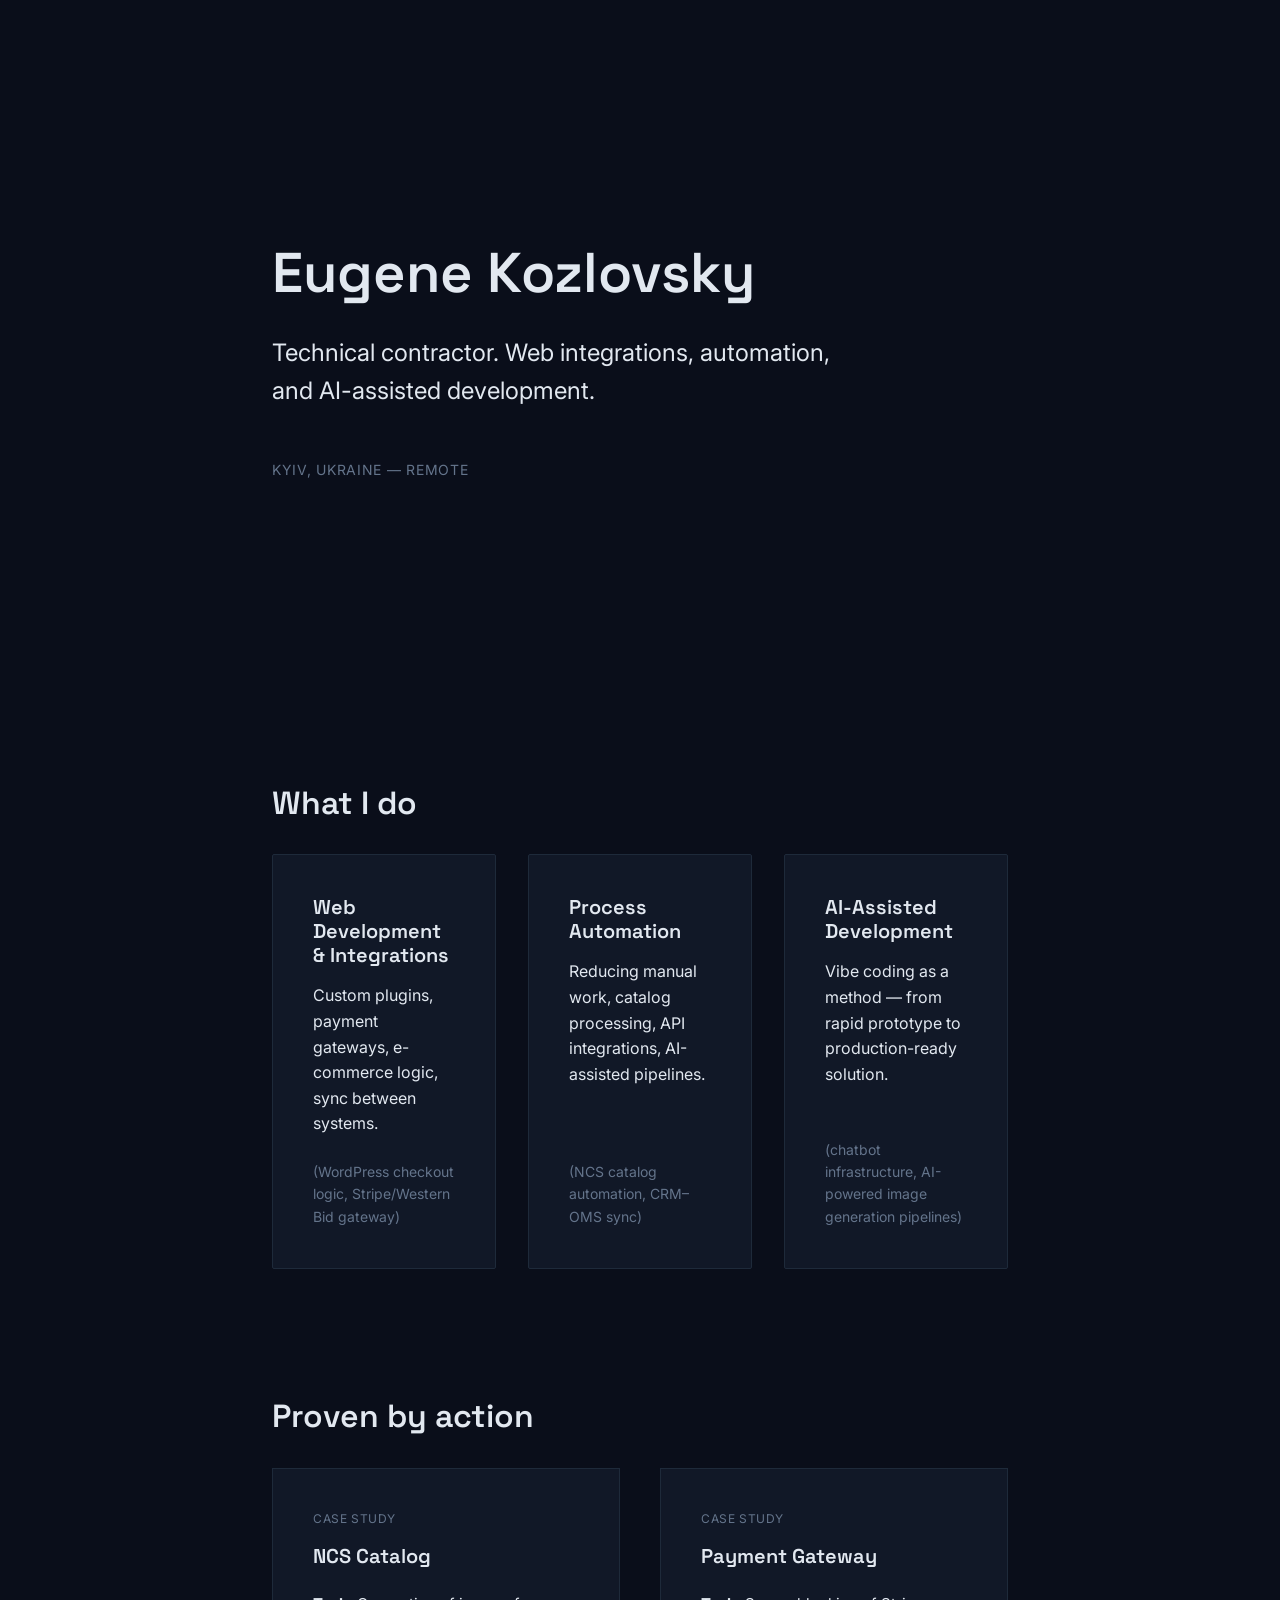
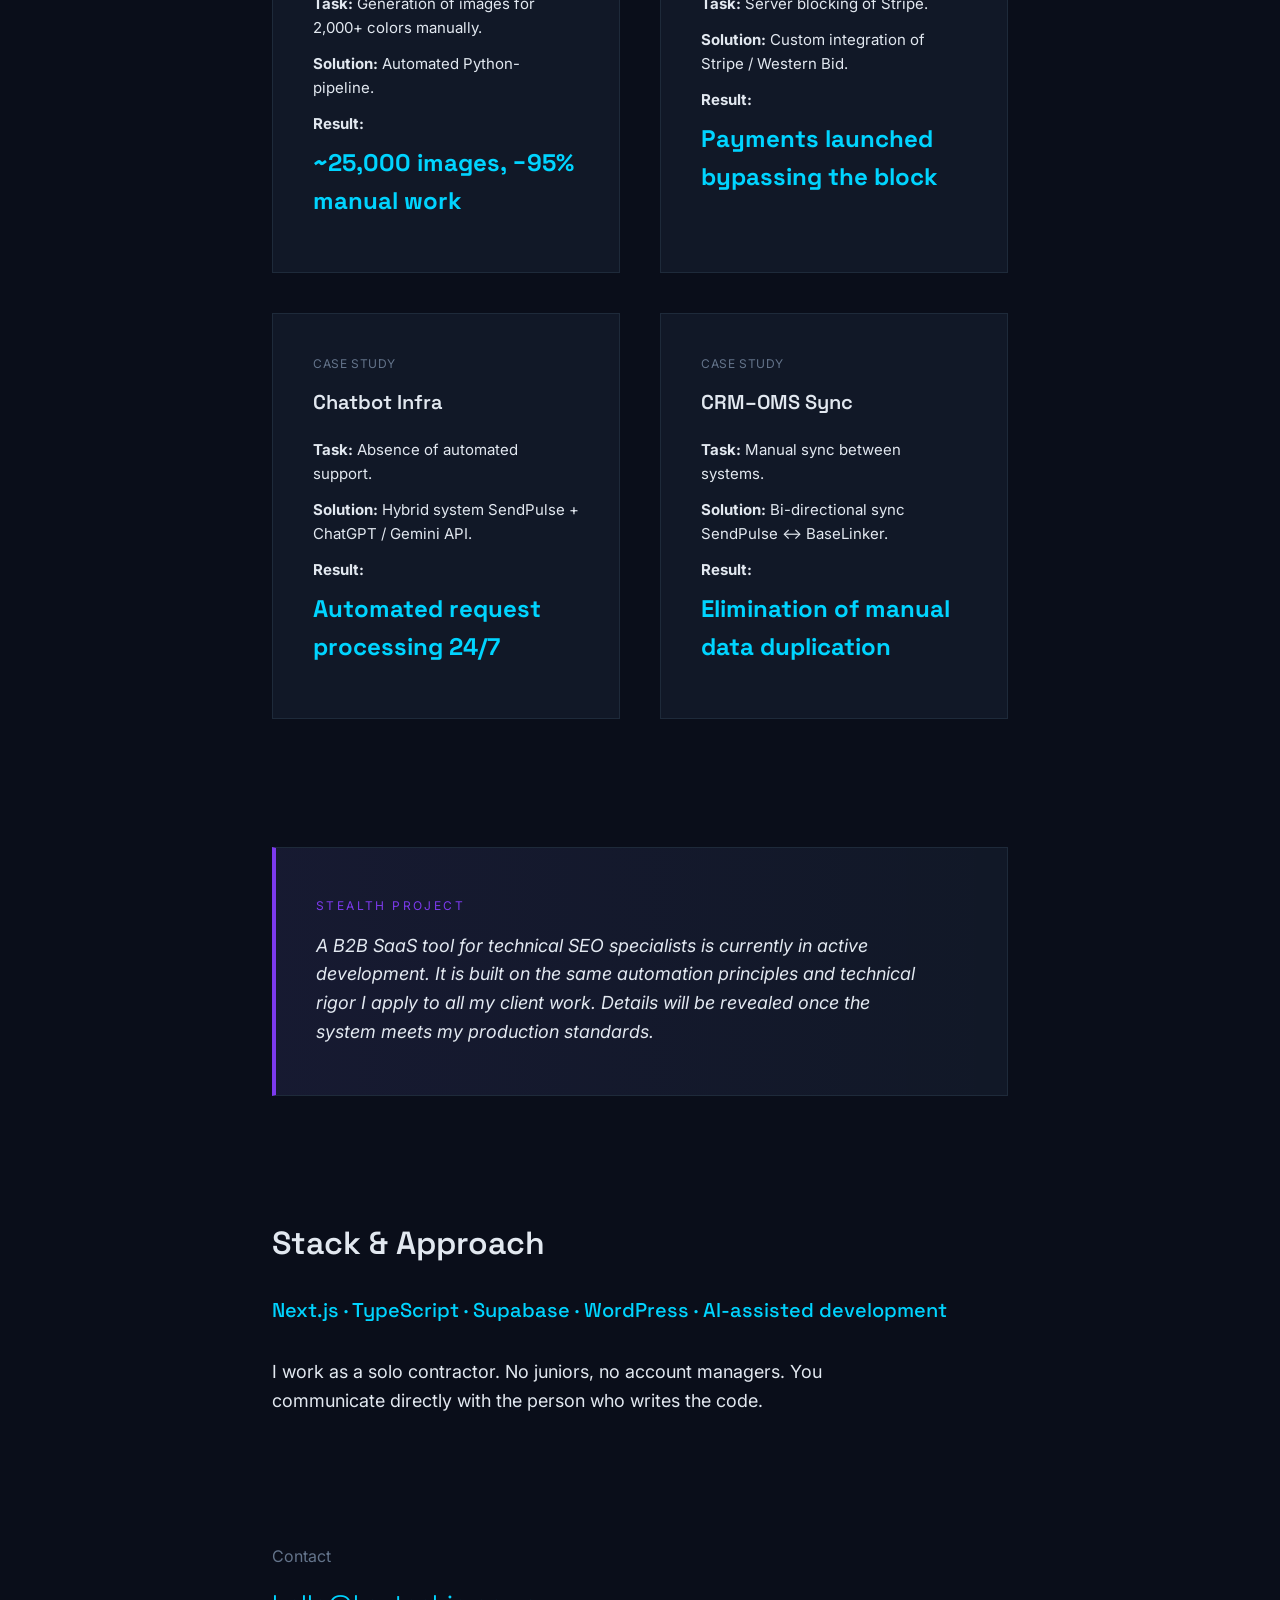
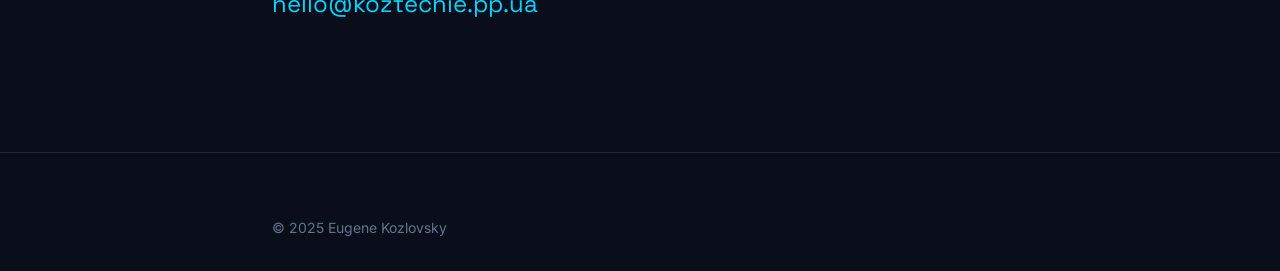
<file: index.html>
<!DOCTYPE html>
<html lang="en">
<head>
    <meta charset="UTF-8">
    <meta name="viewport" content="width=device-width, initial-scale=1.0">
    <title></title>
    <link rel="preconnect" href="https://fonts.googleapis.com">
    <link rel="preconnect" href="https://fonts.gstatic.com" crossorigin>
    <link href="https://fonts.googleapis.com/css2?family=Inter:wght@400&family=Space+Grotesk:wght@500;600;700&display=swap" rel="stylesheet">
    <link rel="stylesheet" href="css/style.css">
</head>
<body>
    <!-- Main content starts here -->
    <header class="hero">
        <div class="container">
            <h1>Eugene Kozlovsky</h1>
            <p class="hero-subtitle">Technical contractor. Web integrations, automation, and AI-assisted development.</p>
            <p class="hero-location">Kyiv, Ukraine — remote</p>
        </div>
    </header>
    <section id="services">
        <div class="container">
            <h2>What I do</h2>
            <div class="services-grid">
                <div class="service-card">
                    <h3>Web Development & Integrations</h3>
                    <p>Custom plugins, payment gateways, e-commerce logic, sync between systems.</p>
                    <p class="service-meta">(WordPress checkout logic, Stripe/Western Bid gateway)</p>
                </div>
                <div class="service-card">
                    <h3>Process Automation</h3>
                    <p>Reducing manual work, catalog processing, API integrations, AI-assisted pipelines.</p>
                    <p class="service-meta">(NCS catalog automation, CRM–OMS sync)</p>
                </div>
                <div class="service-card">
                    <h3>AI-Assisted Development</h3>
                    <p>Vibe coding as a method — from rapid prototype to production-ready solution.</p>
                    <p class="service-meta">(chatbot infrastructure, AI-powered image generation pipelines)</p>
                </div>
            </div>
        </div>
    </section>
    <section id="cases">
        <div class="container">
            <h2>Proven by action</h2>
            <div class="cases-grid">
                <div class="case-card">
                    <div class="case-label">Case Study</div>
                    <h3>NCS Catalog</h3>
                    <p><strong>Task:</strong> Generation of images for 2,000+ colors manually.</p>
                    <p><strong>Solution:</strong> Automated Python-pipeline.</p>
                    <p><strong>Result:</strong> <span class="case-stats">~25,000 images, −95% manual work</span></p>
                </div>
                <div class="case-card">
                    <div class="case-label">Case Study</div>
                    <h3>Payment Gateway</h3>
                    <p><strong>Task:</strong> Server blocking of Stripe.</p>
                    <p><strong>Solution:</strong> Custom integration of Stripe / Western Bid.</p>
                    <p><strong>Result:</strong> <span class="case-stats">Payments launched bypassing the block</span></p>
                </div>
                <div class="case-card">
                    <div class="case-label">Case Study</div>
                    <h3>Chatbot Infra</h3>
                    <p><strong>Task:</strong> Absence of automated support.</p>
                    <p><strong>Solution:</strong> Hybrid system SendPulse + ChatGPT / Gemini API.</p>
                    <p><strong>Result:</strong> <span class="case-stats">Automated request processing 24/7</span></p>
                </div>
                <div class="case-card">
                    <div class="case-label">Case Study</div>
                    <h3>CRM–OMS Sync</h3>
                    <p><strong>Task:</strong> Manual sync between systems.</p>
                    <p><strong>Solution:</strong> Bi-directional sync SendPulse ↔ BaseLinker.</p>
                    <p><strong>Result:</strong> <span class="case-stats">Elimination of manual data duplication</span></p>
                </div>
            </div>
        </div>
    </section>
    <section id="product">
        <div class="container">
            <div class="stealth-card">
                <div class="stealth-label">Stealth Project</div>
                <p class="stealth-text">A B2B SaaS tool for technical SEO specialists is currently in active development. It is built on the same automation principles and technical rigor I apply to all my client work. Details will be revealed once the system meets my production standards.</p>
            </div>
        </div>
    </section>
    <section id="approach">
        <div class="container">
            <h2>Stack & Approach</h2>
            <div class="stack-list">Next.js · TypeScript · Supabase · WordPress · AI-assisted development</div>
            <p class="approach-text">I work as a solo contractor. No juniors, no account managers. You communicate directly with the person who writes the code.</p>
        </div>
    </section>
    <section id="contact">
        <div class="container">
            <div class="contact-label" style="color: var(--color-muted);">Contact</div>
            <span id="contact-link-placeholder"></span>
        </div>
    </section>
    <footer>
        <div class="container">
            <p>© 2025 Eugene Kozlovsky</p>
        </div>
    </footer>
    <script src="js/main.js"></script>
</body>
</html>
</file>
<file: css/style.css>
:root {
    --font-main: 'Inter', sans-serif;
    --font-heading: 'Space Grotesk', sans-serif;
    --color-bg: #0A0E1A;
    --color-surface: #111827;
    --color-border: #1E2A3A;
    --color-accent: #00D4FF;
    --color-accent-2: #7C3AED;
    --color-text: #E2E8F0;
    --color-muted: #64748B;
    color-scheme: dark;
}

*, *::before, *::after {
    box-sizing: border-box;
    margin: 0;
    padding: 0;
}

html, body {
    height: 100%;
    scroll-behavior: smooth;
}

body {
    background-color: var(--color-bg);
    color: var(--color-text);
    font-family: var(--font-main);
    line-height: 1.6;
    min-height: 100vh;
    -webkit-font-smoothing: antialiased;
}

h1, h2, h3 {
    font-family: var(--font-heading);
    line-height: 1.2;
    font-weight: 600;
    margin-bottom: 0.5em;
}

h1 {
    font-size: 3rem;
}

@media (min-width: 768px) {
    h1 {
        font-size: 3.5rem;
    }
}

h2 {
    font-size: 2rem;
}

h3 {
    font-size: 1.25rem;
}

.container {
    max-width: 800px;
    margin-left: auto;
    margin-right: auto;
    width: 100%;
    padding-left: 1.25rem;
    padding-right: 1.25rem;
}

@media (min-width: 768px) {
    .container {
        padding-left: 2rem;
        padding-right: 2rem;
    }
}

section {
    padding: 4rem 0;
}

:focus-visible {
    outline: 2px solid var(--color-accent);
    outline-offset: 4px;
}

:focus:not(:focus-visible) {
    outline: none;
}

::selection {
    background: var(--color-accent);
    color: var(--color-bg);
}

.hero {
    display: flex;
    flex-direction: column;
    justify-content: center;
    min-height: 80vh;
}

.hero-subtitle {
    font-size: 1.25rem;
    max-width: 600px;
    margin-top: 1rem;
}

@media (min-width: 768px) {
    .hero-subtitle {
        font-size: 1.5rem;
    }
}

.hero-location {
    color: var(--color-muted);
    font-size: 0.875rem;
    margin-top: 3rem;
    text-transform: uppercase;
    letter-spacing: 0.05em;
}

.services-grid {
    display: grid;
    grid-template-columns: 1fr;
    gap: 1.5rem;
    margin-top: 2rem;
}

@media (min-width: 768px) {
    .services-grid {
        grid-template-columns: repeat(3, 1fr);
        gap: 2rem;
    }
}

.service-card {
    padding: 1.5rem;
    background-color: var(--color-surface);
    border: 1px solid var(--color-border);
    border-radius: 2px;
    box-shadow: none;
    display: flex;
    flex-direction: column;
    height: 100%;
    transition: border-color 0.2s ease;
}

@media (min-width: 480px) {
    .service-card {
        padding: 2.5rem;
    }
}

.service-card:hover {
    border-color: var(--color-accent);
}

.service-card h3 {
    margin-bottom: 1rem;
    font-size: 1.25rem;
    color: var(--color-text);
}

.service-meta {
    margin-top: auto;
    padding-top: 1.5rem;
    color: var(--color-muted);
    font-size: 0.875rem;
}

.cases-grid {
    display: grid;
    grid-template-columns: 1fr;
    gap: 2.5rem;
    margin-top: 2rem;
}

@media (min-width: 768px) {
    .cases-grid {
        grid-template-columns: repeat(2, 1fr);
    }
}

.case-card {
    padding: 2.5rem;
    background-color: var(--color-surface);
    border: 1px solid var(--color-border);
}

.case-label {
    font-size: 0.75rem;
    text-transform: uppercase;
    letter-spacing: 0.05em;
    color: var(--color-muted);
    margin-bottom: 1rem;
}

.case-card h3 {
    margin-bottom: 1.5rem;
}

.case-card p {
    margin-bottom: 0.75rem;
    font-size: 0.9375rem;
}

.case-stats {
    font-family: 'Space Grotesk', sans-serif;
    font-weight: 700;
    color: var(--color-accent);
    font-size: 1.5rem;
    display: block;
    margin-top: 0.5rem;
}

.stealth-card {
    background-color: var(--color-surface);
    background-image: linear-gradient(90deg, rgba(124, 58, 237, 0.05) 0%, transparent 100%);
    border: 1px solid var(--color-border);
    border-left: 4px solid var(--color-accent-2);
    padding: 3rem;
    padding-left: 2.5rem;
}

.stealth-label {
    color: var(--color-accent-2);
    font-size: 0.75rem;
    text-transform: uppercase;
    letter-spacing: 0.2em;
    margin-bottom: 1rem;
}

.stealth-text {
    font-style: italic;
    color: var(--color-text);
    max-width: 600px;
    font-size: 1.125rem;
}

.stack-list {
    font-family: var(--font-heading);
    color: var(--color-accent);
    font-size: 1.25rem;
    margin-top: 2rem;
    margin-bottom: 2rem;
    font-weight: 500;
}

.approach-text {
    max-width: 600px;
    color: var(--color-text);
    font-size: 1.125rem;
    line-height: 1.6;
}

.contact-label {
    color: var(--color-muted);
    margin-bottom: 1rem;
}

.contact-link {
    font-family: var(--font-heading);
    font-size: 1.5rem;
    color: var(--color-accent);
    text-decoration: none;
}

.contact-link:hover {
    text-decoration: underline;
}

footer {
    padding: 4rem 0 2rem;
    border-top: 1px solid var(--color-border);
    margin-top: 4rem;
    color: var(--color-muted);
    font-size: 0.875rem;
}

a {
    background: none;
    padding: 0;
    border-radius: 0;
    display: inline;
    text-decoration: underline;
    text-underline-offset: 4px;
    text-decoration-thickness: 1px;
}

a:hover {
    text-decoration: underline;
    opacity: 0.8;
}
</file>
